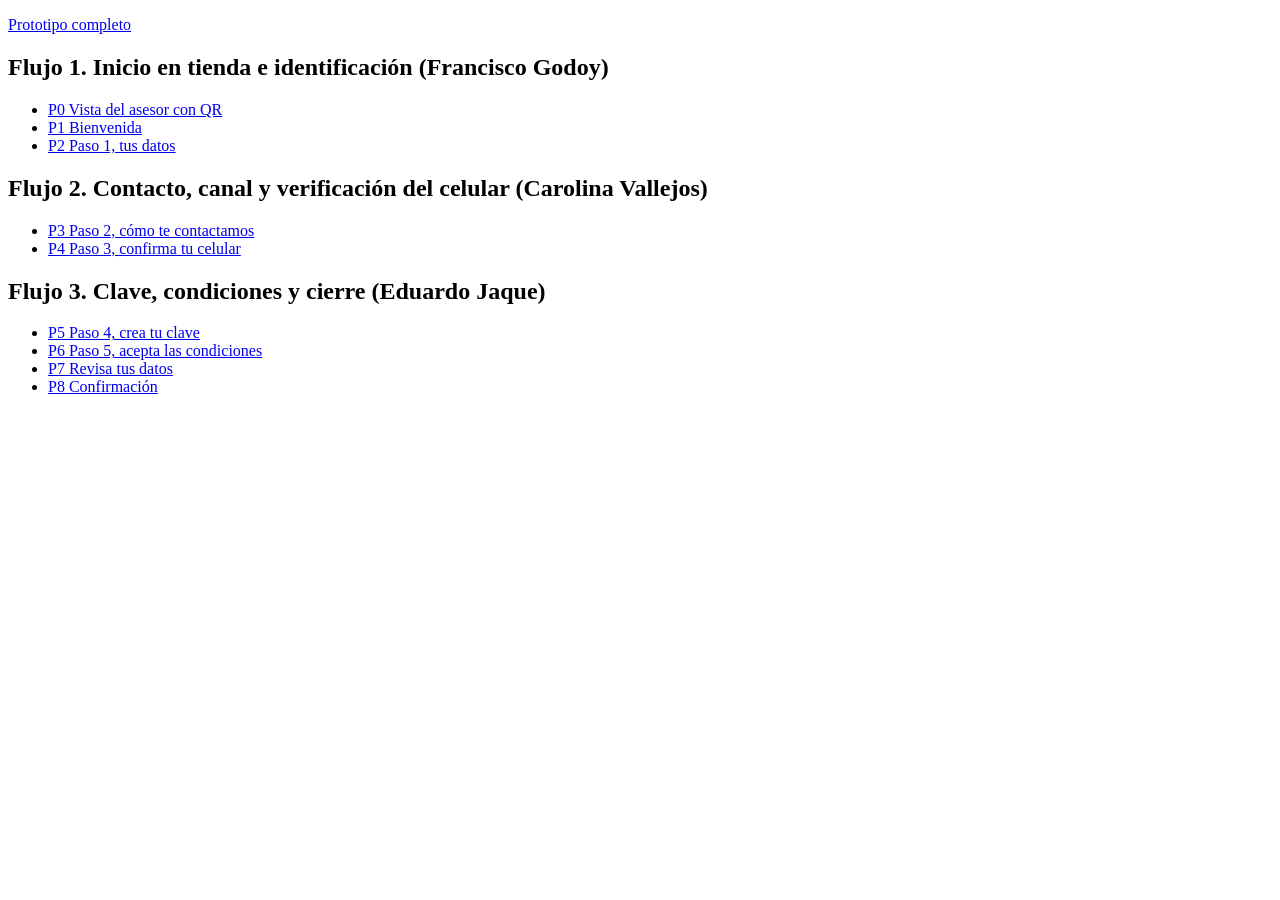
<file: prototipo/index.html>
<!DOCTYPE html>
<html lang="es-CL">
<head>
  <meta charset="utf-8">
  <meta name="viewport" content="width=device-width, initial-scale=1">
  <meta name="robots" content="noindex, nofollow">
  <title>Prototipo IHC Sumativa N2</title>
</head>
<body>
  <p><a href="flujo1-inicio-identificacion/p0-asesor-ipad.html">Prototipo completo</a></p>

  <h2>Flujo 1. Inicio en tienda e identificación (Francisco Godoy)</h2>
  <ul>
    <li><a href="flujo1-inicio-identificacion/p0-asesor-ipad.html">P0 Vista del asesor con QR</a></li>
    <li><a href="flujo1-inicio-identificacion/p1-bienvenida.html">P1 Bienvenida</a></li>
    <li><a href="flujo1-inicio-identificacion/p2-datos-personales.html">P2 Paso 1, tus datos</a></li>
  </ul>

  <h2>Flujo 2. Contacto, canal y verificación del celular (Carolina Vallejos)</h2>
  <ul>
    <li><a href="flujo2-contacto-verificacion/p3-contacto.html">P3 Paso 2, cómo te contactamos</a></li>
    <li><a href="flujo2-contacto-verificacion/p4-verificar-celular.html">P4 Paso 3, confirma tu celular</a></li>
  </ul>

  <h2>Flujo 3. Clave, condiciones y cierre (Eduardo Jaque)</h2>
  <ul>
    <li><a href="flujo3-clave-cierre/p5-clave.html">P5 Paso 4, crea tu clave</a></li>
    <li><a href="flujo3-clave-cierre/p6-condiciones.html">P6 Paso 5, acepta las condiciones</a></li>
    <li><a href="flujo3-clave-cierre/p7-revision.html">P7 Revisa tus datos</a></li>
    <li><a href="flujo3-clave-cierre/p8-confirmacion.html">P8 Confirmación</a></li>
  </ul>
</body>
</html>
</file>
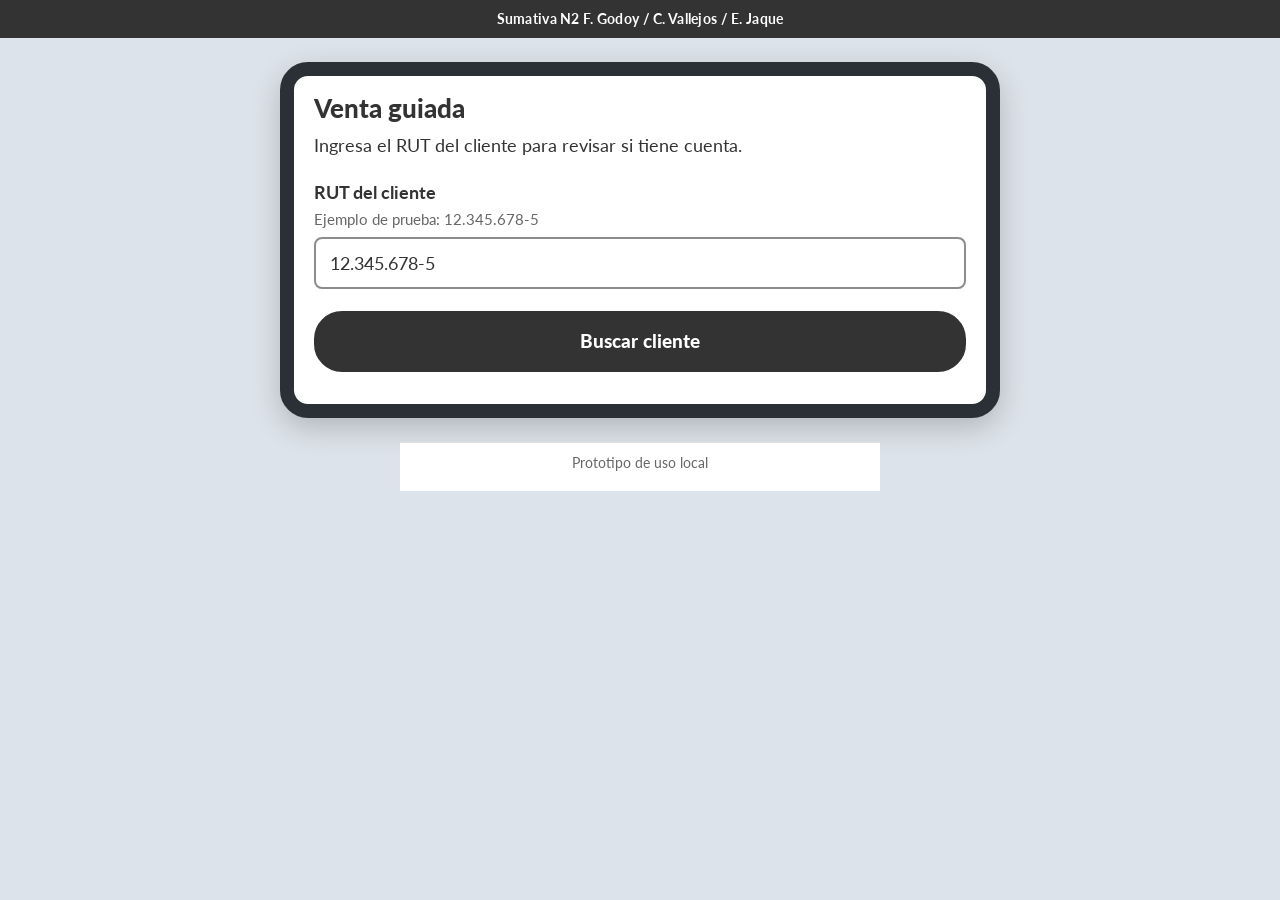
<file: prototipo/flujo1-inicio-identificacion/p0-asesor-ipad.html>
<!DOCTYPE html>
<html lang="es-CL">
<head>
  <meta charset="utf-8">
  <meta name="viewport" content="width=device-width, initial-scale=1">
  <meta name="robots" content="noindex, nofollow">
  <title>P0 Venta guiada (asesor) | Prototipo académico IHC</title>
  <link rel="stylesheet" href="../compartido/css/base.css">
  <link rel="stylesheet" href="css/flujo1.css">
</head>
<body class="vista-ipad">
  <main class="pantalla pantalla-ipad">
    <h1>Venta guiada</h1>
    <p class="instruccion">Ingresa el RUT del cliente para revisar si tiene cuenta.</p>

    <!-- Lo valida el JS del flujo, no envia datos -->
    <form id="form-buscar">
      <div class="campo">
        <label for="rut-cliente">RUT del cliente</label>
        <span class="ejemplo" id="ej-rut">Ejemplo de prueba: 12.345.678-5</span>
        <input id="rut-cliente" name="rut" inputmode="text" autocomplete="off"
               aria-describedby="ej-rut err-rut" value="12.345.678-5">
        <p class="mensaje-error" id="err-rut" role="alert"></p>
      </div>
      <button class="boton boton-principal" type="submit">Buscar cliente</button>
    </form>

    <section id="resultado" class="resultado" hidden aria-live="polite">
      <div class="alerta-sin-cuenta">
        <strong>Este RUT no tiene cuenta en Falabella.com.</strong>
        Pídele al cliente que escanee el código con su celular para crearla.
      </div>
      <div class="qr-caja">
        <svg class="qr-simulado" viewBox="0 0 21 21" role="img" aria-label="Código QR simulado">
          <title>Código QR simulado (no escaneable)</title>
          <g id="qr-modulos"></g>
        </svg>
        <p class="qr-nota">QR simulado para el prototipo</p>
      </div>
      <a class="boton boton-principal" id="simular-escaneo" href="p1-bienvenida.html">Simular escaneo en el celular</a>
      <button class="boton boton-secundario" type="button" id="nueva-busqueda">Buscar otro RUT</button>
    </section>
  </main>

  <script src="../compartido/js/app.js"></script>
  <script src="../compartido/js/validaciones.js"></script>
  <script src="js/flujo1.js"></script>
  <!-- Inicia la logica de esta pantalla -->
  <script>Flujo1.pantallaAsesor();</script>
</body>
</html>
</file>
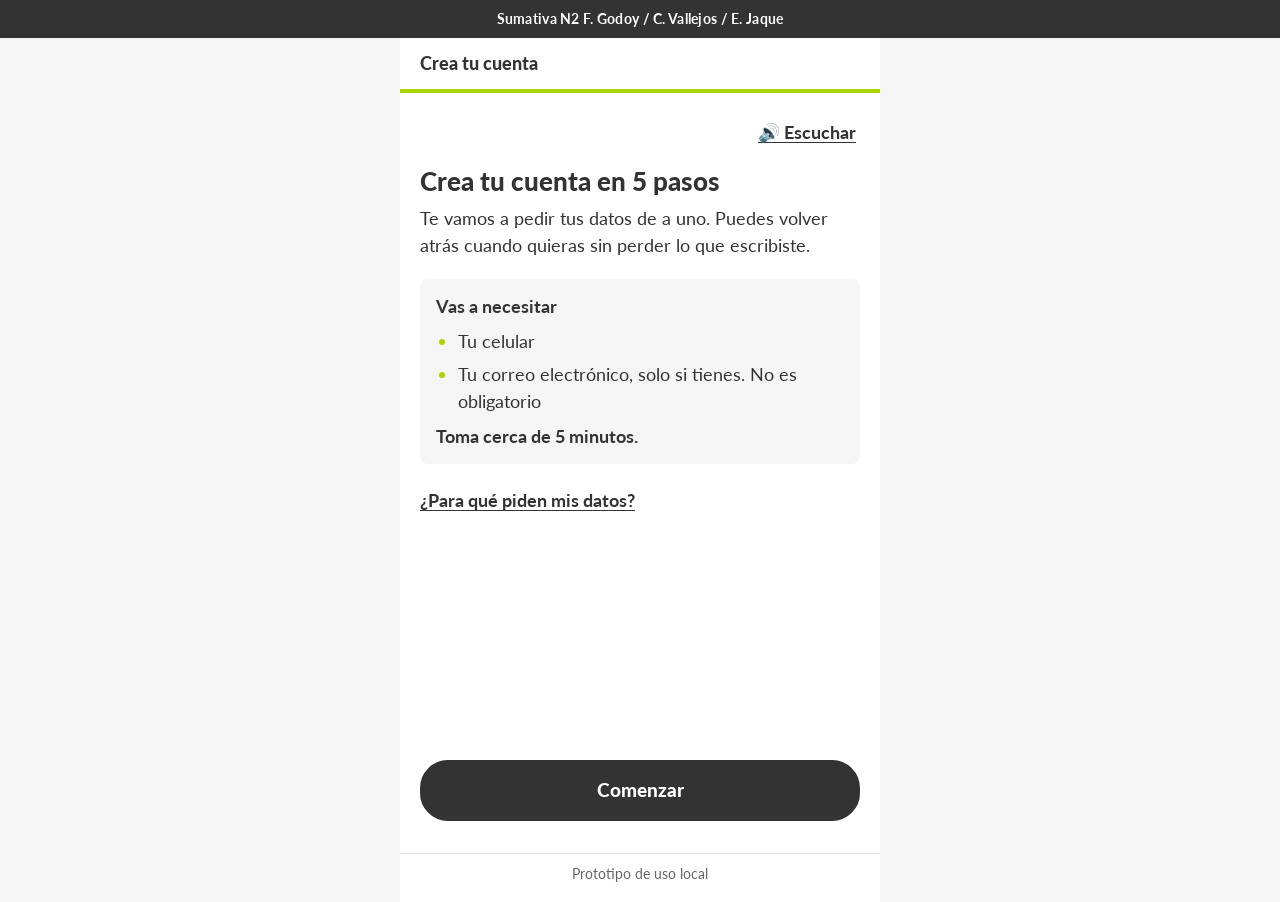
<file: prototipo/flujo1-inicio-identificacion/p1-bienvenida.html>
<!DOCTYPE html>
<html lang="es-CL">
<head>
  <meta charset="utf-8">
  <meta name="viewport" content="width=device-width, initial-scale=1">
  <meta name="robots" content="noindex, nofollow">
  <title>P1 Bienvenida | Prototipo académico IHC</title>
  <link rel="stylesheet" href="../compartido/css/base.css">
  <link rel="stylesheet" href="css/flujo1.css">
</head>
<body>
  <main class="pantalla">
    <!-- Volver y Escuchar los conecta App.iniciar -->
    <div class="barra">
      <span></span>
      <button class="enlace-boton" type="button" data-boton-escuchar aria-label="Escuchar las instrucciones de esta pantalla">🔊 Escuchar</button>
    </div>

    <!-- Texto que lee el boton Escuchar -->
    <div data-escuchar>
      <h1>Crea tu cuenta en 5 pasos</h1>
      <p class="instruccion">Te vamos a pedir tus datos de a uno. Puedes volver atrás cuando quieras sin perder lo que escribiste.</p>

      <div class="tarjeta">
        <strong>Vas a necesitar</strong>
        <ul class="lista-simple">
          <li>Tu celular</li>
          <li>Tu correo electrónico, solo si tienes. No es obligatorio</li>
        </ul>
        <p class="tiempo">Toma cerca de 5 minutos.</p>
      </div>

      <details class="ayuda">
        <summary>¿Para qué piden mis datos?</summary>
        <p>Los usamos para enviarte tus boletas y los avisos de tus compras, por WhatsApp o por correo, como tú prefieras. No los compartimos con otras personas.</p>
      </details>
    </div>

    <div class="acciones">
      <a class="boton boton-principal" href="p2-datos-personales.html">Comenzar</a>
    </div>
  </main>

  <script src="../compartido/js/app.js"></script>
  <!-- Inicia la logica de esta pantalla -->
  <script>App.iniciar();</script>
</body>
</html>
</file>
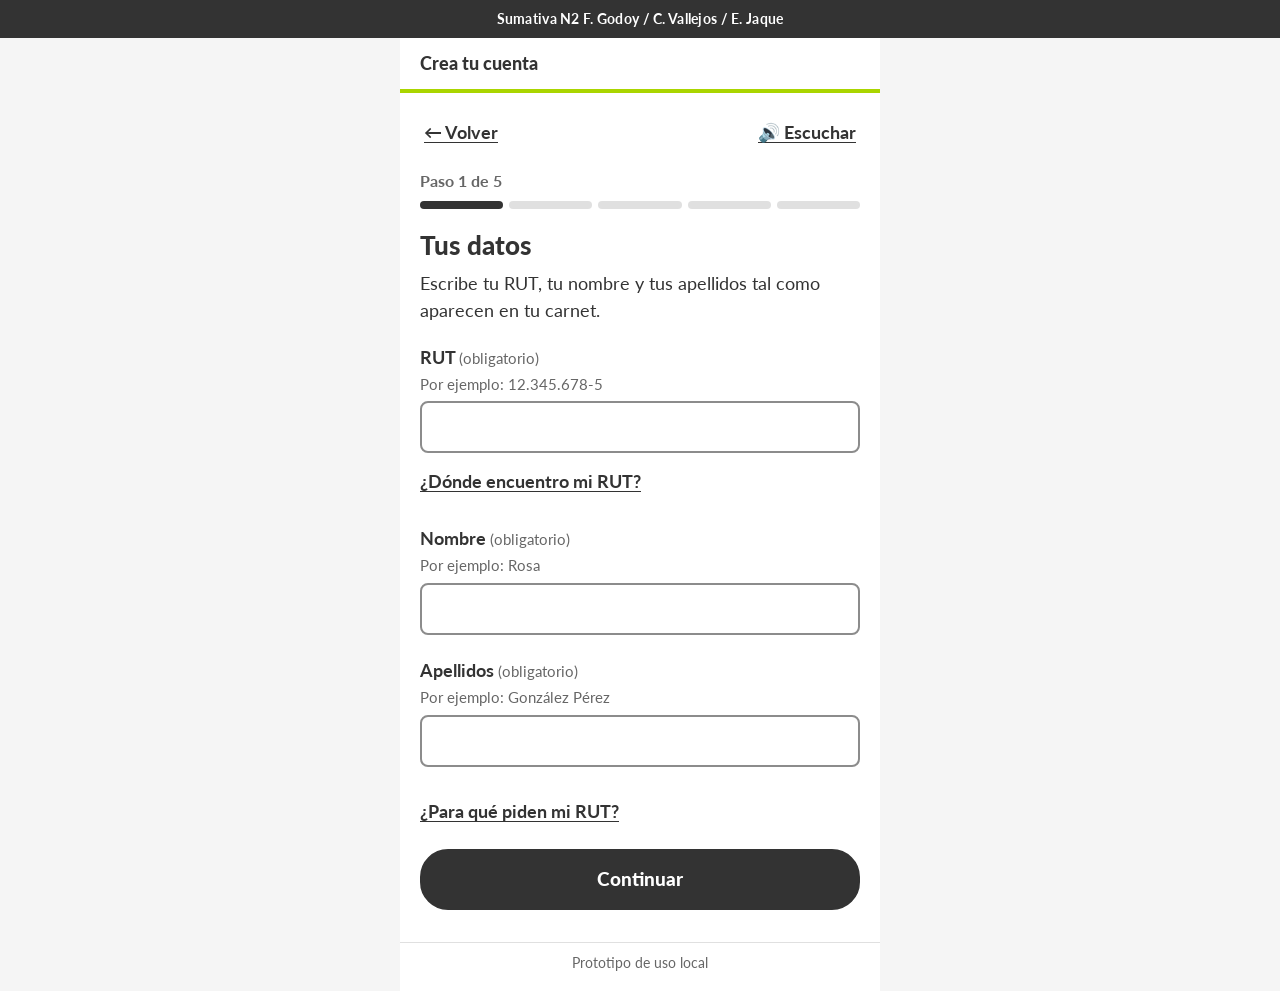
<file: prototipo/flujo1-inicio-identificacion/p2-datos-personales.html>
<!DOCTYPE html>
<html lang="es-CL">
<head>
  <meta charset="utf-8">
  <meta name="viewport" content="width=device-width, initial-scale=1">
  <meta name="robots" content="noindex, nofollow">
  <title>P2 Paso 1, tus datos | Prototipo académico IHC</title>
  <link rel="stylesheet" href="../compartido/css/base.css">
  <link rel="stylesheet" href="css/flujo1.css">
</head>
<body>
  <main class="pantalla">
    <!-- Volver y Escuchar los conecta App.iniciar -->
    <div class="barra">
      <button class="enlace-boton" type="button" data-volver>← Volver</button>
      <button class="enlace-boton" type="button" data-boton-escuchar aria-label="Escuchar las instrucciones de esta pantalla">🔊 Escuchar</button>
    </div>
    <!-- App.iniciar dibuja aqui el indicador de pasos -->
    <div data-progreso></div>

    <!-- Lo valida el JS del flujo, no envia datos -->
    <form id="form-datos">
      <!-- Texto que lee el boton Escuchar -->
      <div data-escuchar>
        <h1>Tus datos</h1>
        <p class="instruccion">Escribe tu RUT, tu nombre y tus apellidos tal como aparecen en tu carnet.</p>
      </div>

      <div class="campo">
        <label for="rut">RUT <span class="etiqueta-tipo">(obligatorio)</span></label>
        <span class="ejemplo" id="ej-rut">Por ejemplo: 12.345.678-5</span>
        <input id="rut" name="rut" autocomplete="off" aria-describedby="ej-rut err-rut">
        <p class="mensaje-error" id="err-rut" role="alert"></p>
        <details class="ayuda">
          <summary>¿Dónde encuentro mi RUT?</summary>
          <p>Está en tu carnet de identidad, arriba a la derecha. El número que va después del guion se llama dígito verificador y puede ser un número o la letra K.</p>
        </details>
      </div>

      <div class="campo">
        <label for="nombre">Nombre <span class="etiqueta-tipo">(obligatorio)</span></label>
        <span class="ejemplo" id="ej-nombre">Por ejemplo: Rosa</span>
        <input id="nombre" name="nombre" autocomplete="off" aria-describedby="ej-nombre err-nombre">
        <p class="mensaje-error" id="err-nombre" role="alert"></p>
      </div>

      <div class="campo">
        <label for="apellidos">Apellidos <span class="etiqueta-tipo">(obligatorio)</span></label>
        <span class="ejemplo" id="ej-apellidos">Por ejemplo: González Pérez</span>
        <input id="apellidos" name="apellidos" autocomplete="off" aria-describedby="ej-apellidos err-apellidos">
        <p class="mensaje-error" id="err-apellidos" role="alert"></p>
      </div>

      <details class="ayuda">
        <summary>¿Para qué piden mi RUT?</summary>
        <p>Lo usamos para emitir tus boletas y para reconocerte cuando compres en la tienda. No lo compartimos con otras personas.</p>
      </details>

      <div class="acciones">
        <button class="boton boton-principal" type="submit">Continuar</button>
      </div>
    </form>
  </main>

  <script src="../compartido/js/app.js"></script>
  <script src="../compartido/js/validaciones.js"></script>
  <script src="js/flujo1.js"></script>
  <!-- Inicia la logica de esta pantalla -->
  <script>Flujo1.pantallaDatosPersonales();</script>
</body>
</html>
</file>
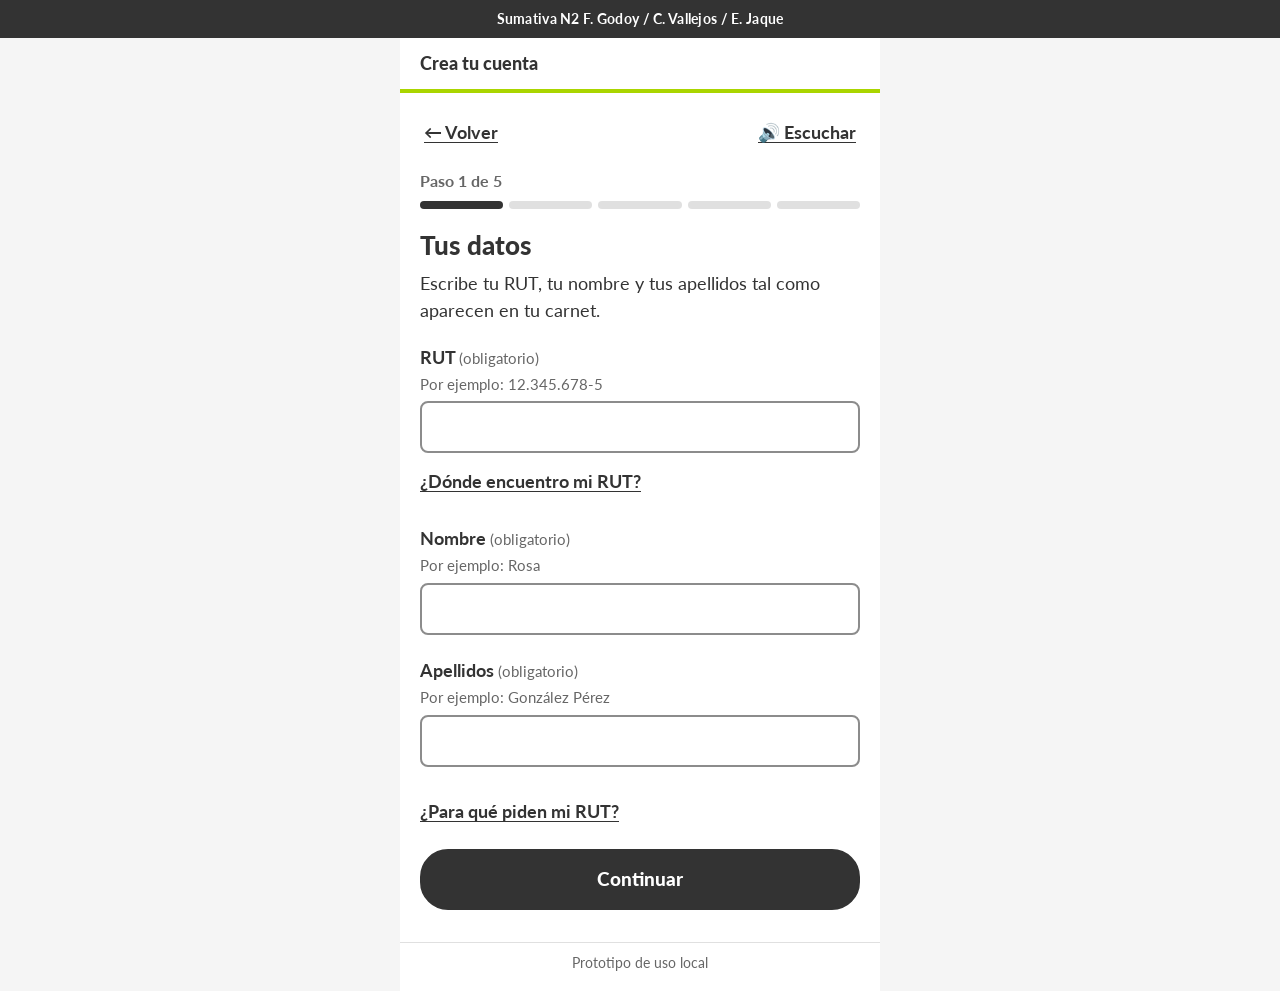
<file: prototipo/flujo2-contacto-verificacion/p3-contacto.html>
<!DOCTYPE html>
<html lang="es-CL">
<head>
  <meta charset="utf-8">
  <meta name="viewport" content="width=device-width, initial-scale=1">
  <meta name="robots" content="noindex, nofollow">
  <title>P3 Paso 2, cómo te contactamos | Prototipo académico IHC</title>
  <link rel="stylesheet" href="../compartido/css/base.css">
  <link rel="stylesheet" href="css/flujo2.css">
</head>
<body>
  <main class="pantalla">
    <!-- Volver y Escuchar los conecta App.iniciar -->
    <div class="barra">
      <button class="enlace-boton" type="button" data-volver>← Volver</button>
      <button class="enlace-boton" type="button" data-boton-escuchar aria-label="Escuchar las instrucciones de esta pantalla">🔊 Escuchar</button>
    </div>
    <!-- App.iniciar dibuja aqui el indicador de pasos -->
    <div data-progreso></div>

    <!-- Lo valida el JS del flujo, no envia datos -->
    <form id="form-contacto">
      <!-- Texto que lee el boton Escuchar -->
      <div data-escuchar>
        <h1>¿Cómo te contactamos?</h1>
        <p class="instruccion">Solo necesitamos tu celular. El correo es opcional.</p>
      </div>

      <div class="campo">
        <label for="celular">Celular <span class="etiqueta-tipo">(obligatorio)</span></label>
        <span class="ejemplo" id="ej-celular">Escribe los 8 números que van después del 9. Por ejemplo: 1234 5678</span>
        <div class="celular-grupo">
          <span class="prefijo" aria-hidden="true">+56 9</span>
          <input id="celular" name="celular" inputmode="numeric" autocomplete="off" maxlength="9"
                 aria-describedby="ej-celular err-celular">
        </div>
        <p class="mensaje-error" id="err-celular" role="alert"></p>
        <details class="ayuda">
          <summary>¿Para qué piden mi celular?</summary>
          <p>Te enviaremos un código por mensaje de texto (SMS) para confirmar que el número es tuyo. También lo usarás para entrar a tu cuenta.</p>
        </details>
      </div>

      <fieldset class="grupo-opciones">
        <legend>¿Tienes correo electrónico?</legend>
        <label class="opcion"><input type="radio" name="tieneCorreo" value="no"> No tengo o no lo uso</label>
        <label class="opcion"><input type="radio" name="tieneCorreo" value="si"> Sí, tengo correo</label>
        <p class="mensaje-error" id="err-tiene-correo" role="alert"></p>
      </fieldset>

      <!-- Visible solo si responde que tiene correo -->
      <div class="campo" id="bloque-correo" hidden>
        <label for="correo">Correo electrónico <span class="etiqueta-tipo">(opcional)</span></label>
        <span class="ejemplo" id="ej-correo">Por ejemplo: nombre@gmail.com</span>
        <input id="correo" name="correo" type="email" inputmode="email" autocomplete="off"
               aria-describedby="ej-correo err-correo nota-correo">
        <p class="mensaje-error" id="err-correo" role="alert"></p>
        <p class="nota" id="nota-correo">Te enviaremos un enlace para confirmarlo cuando puedas. No es necesario para crear tu cuenta.</p>
      </div>

      <fieldset class="grupo-opciones" id="grupo-canal">
        <legend>¿Cómo quieres recibir tus boletas y avisos de compra?</legend>
        <label class="opcion"><input type="radio" name="canal" value="whatsapp"> Por WhatsApp</label>
        <!-- Se oculta si no tiene correo -->
        <label class="opcion" id="opcion-canal-correo"><input type="radio" name="canal" value="correo"> Por correo electrónico</label>
      </fieldset>

      <!-- Visible solo si elige WhatsApp -->
      <div id="bloque-whatsapp" hidden>
        <div class="casilla">
          <input type="checkbox" id="consentimiento-whatsapp" name="consentimientoWhatsapp">
          <label for="consentimiento-whatsapp">Acepto recibir mis boletas y avisos de compra por WhatsApp <span class="etiqueta-tipo">(obligatorio si eliges WhatsApp)</span></label>
        </div>
        <p class="mensaje-error" id="err-consentimiento" role="alert"></p>
        <div class="aviso-seguridad">
          <strong>Para tu seguridad.</strong> Te escribiremos solo desde la cuenta oficial verificada de la tienda. Nunca te pediremos tu clave por WhatsApp.
        </div>
      </div>

      <div class="acciones">
        <button class="boton boton-principal" type="submit">Continuar</button>
      </div>
    </form>
  </main>

  <script src="../compartido/js/app.js"></script>
  <script src="../compartido/js/validaciones.js"></script>
  <script src="js/flujo2.js"></script>
  <!-- Inicia la logica de esta pantalla -->
  <script>Flujo2.pantallaContacto();</script>
</body>
</html>
</file>
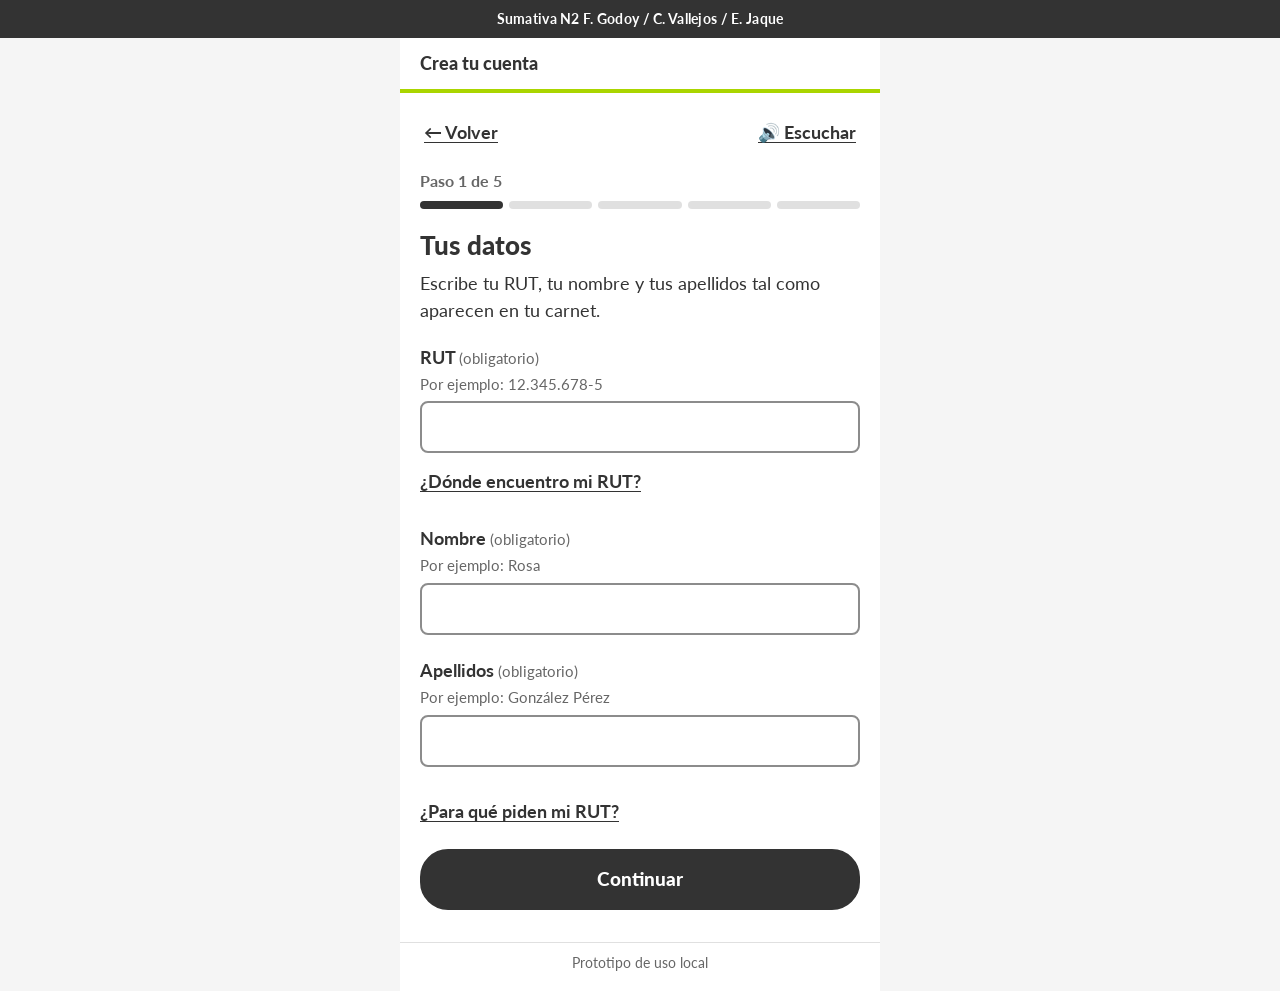
<file: prototipo/flujo2-contacto-verificacion/p4-verificar-celular.html>
<!DOCTYPE html>
<html lang="es-CL">
<head>
  <meta charset="utf-8">
  <meta name="viewport" content="width=device-width, initial-scale=1">
  <meta name="robots" content="noindex, nofollow">
  <title>P4 Paso 3, confirma tu celular | Prototipo académico IHC</title>
  <link rel="stylesheet" href="../compartido/css/base.css">
  <link rel="stylesheet" href="css/flujo2.css">
</head>
<body>
  <main class="pantalla">
    <!-- Volver y Escuchar los conecta App.iniciar -->
    <div class="barra">
      <button class="enlace-boton" type="button" data-volver>← Volver</button>
      <button class="enlace-boton" type="button" data-boton-escuchar aria-label="Escuchar las instrucciones de esta pantalla">🔊 Escuchar</button>
    </div>
    <!-- App.iniciar dibuja aqui el indicador de pasos -->
    <div data-progreso></div>

    <!-- Lo valida el JS del flujo, no envia datos -->
    <form id="form-codigo">
      <!-- Texto que lee el boton Escuchar -->
      <div data-escuchar>
        <h1>Confirma tu celular</h1>
        <!-- El celular se completa desde la sesion -->
        <p class="instruccion">Te enviamos un mensaje de texto con un código de 6 números al <strong id="celular-destino"></strong>. Toca el campo y usa el código que te sugiere el teléfono.</p>
      </div>

      <div class="campo">
        <label for="codigo">Código de 6 números <span class="etiqueta-tipo">(obligatorio)</span></label>
        <span class="ejemplo" id="ej-codigo">Por ejemplo: 482913</span>
        <input id="codigo" name="codigo" inputmode="numeric" autocomplete="one-time-code" maxlength="6"
               class="input-codigo" aria-describedby="ej-codigo err-codigo">
        <p class="mensaje-error" id="err-codigo" role="alert"></p>
      </div>

      <!-- Sugerencia simulada del teclado, aparece al tocar el campo -->
      <div class="sugerencia-teclado" id="sugerencia" hidden aria-live="polite">
        <p class="sugerencia-etiqueta">Simulación del teclado del teléfono</p>
        <button type="button" class="sugerencia-chip" id="usar-codigo">
          <span>Desde Mensajes</span>
          <strong id="codigo-sugerido"></strong>
          <span class="sugerencia-accion">Usar</span>
        </button>
      </div>

      <details class="ayuda">
        <summary>¿No ves el código sobre el teclado?</summary>
        <p>Algunos teléfonos no lo muestran solos. Abre tus mensajes de texto (SMS), busca el último mensaje con 6 números y escríbelos aquí. Si estás en la tienda, también puedes pedirle ayuda al asesor.</p>
      </details>

      <p class="reenviar" id="reenviar-espera">Si no te llega, podrás pedir otro código en <span id="segundos">60</span> segundos.</p>
      <!-- Aparece al terminar la cuenta regresiva -->
      <button class="enlace-boton" type="button" id="reenviar" hidden>¿No te llegó? Reenviar código</button>
      <a class="enlace-boton" href="p3-contacto.html">Cambiar mi celular</a>

      <div class="acciones">
        <button class="boton boton-principal" type="submit">Confirmar celular</button>
      </div>
    </form>
  </main>

  <script src="../compartido/js/app.js"></script>
  <script src="../compartido/js/validaciones.js"></script>
  <script src="js/flujo2.js"></script>
  <!-- Inicia la logica de esta pantalla -->
  <script>Flujo2.pantallaVerificarCelular();</script>
</body>
</html>
</file>
<file: prototipo/compartido/css/base.css>
/* Estilos compartidos, base de 18 px y contraste AA */

@import url("https://fonts.googleapis.com/css2?family=Lato:wght@400;700;900&display=swap");

:root {
  --texto: #333333;          /* 12,6:1 sobre blanco */
  --texto-suave: #666666;    /* 5,7:1 sobre blanco */
  --fondo: #FFFFFF;
  --fondo-suave: #F5F5F5;
  --borde: #8C8C8C;          /* borde de campos, 3:1 o mas */
  --linea: #E0E0E0;
  --accion: #333333;         /* boton principal y enlaces */
  --accion-oscura: #000000;
  --acento: #AAD500;         /* solo decorativo, no usar como texto sobre blanco */
  --accion-fondo: #F4F9E1;   /* fondo de selecciones y ayudas */
  --error: #C8102E;          /* 5,9:1 sobre blanco */
  --error-fondo: #FDECEE;
  --exito: #3D7B00;          /* 5,2:1 sobre blanco */
  --exito-fondo: #EEF6DC;
  --aviso: #8A6500;
  --aviso-fondo: #FFF8E1;
  --radio: 8px;
  --radio-boton: 28px;
  --fuente: "Lato", "Segoe UI", Roboto, Arial, sans-serif;
}

* { box-sizing: border-box; }

/* hidden siempre oculta, aunque la clase defina display */
[hidden] { display: none !important; }

html { font-size: 112.5%; } /* 18 px */

body {
  margin: 0;
  font-family: var(--fuente);
  color: var(--texto);
  background: var(--fondo-suave);
  line-height: 1.5;
}

/* Banner superior */
.aviso-academico {
  background: var(--texto);
  color: #FFFFFF;
  padding: 8px 16px;
  font-size: 0.8rem;
  font-weight: 700;
  text-align: center;
  letter-spacing: 0.02em;
}

/* Encabezado con linea lima */
.encabezado-sitio {
  max-width: 480px;
  margin: 0 auto;
  background: var(--fondo);
  border-bottom: 4px solid var(--acento);
  padding: 12px 20px;
  font-weight: 900;
  font-size: 1rem;
}

/* Nota al pie */
.nota-prototipo {
  max-width: 480px;
  margin: 0 auto;
  padding: 10px 20px 18px;
  background: var(--fondo);
  color: var(--texto-suave);
  font-size: 0.75rem;
  text-align: center;
  border-top: 1px solid var(--linea);
}

.pantalla {
  max-width: 480px;
  min-height: calc(100vh - 140px);
  margin: 0 auto;
  background: var(--fondo);
  padding: 16px 20px 32px;
  display: flex;
  flex-direction: column;
}

/* Volver y Escuchar */
.barra {
  display: flex;
  justify-content: space-between;
  align-items: center;
  min-height: 48px;
  margin-bottom: 8px;
}

.enlace-boton {
  background: none;
  border: none;
  color: var(--accion);
  font: inherit;
  font-weight: 700;
  text-decoration: underline;
  text-underline-offset: 3px;
  min-height: 48px;
  padding: 0 4px;
  cursor: pointer;
  display: inline-flex;
  align-items: center;
  gap: 6px;
}
.enlace-boton:focus-visible,
.boton:focus-visible,
input:focus-visible,
summary:focus-visible { outline: 3px solid var(--texto); outline-offset: 3px; }

/* Indicador de pasos */
.progreso { margin: 4px 0 20px; }
.progreso-texto { font-weight: 700; color: var(--texto-suave); margin: 0 0 8px; font-size: 0.9rem; }
.progreso-barra { display: grid; grid-template-columns: repeat(5, 1fr); gap: 6px; }
.progreso-barra span { height: 8px; border-radius: 4px; background: var(--linea); }
.progreso-barra span.hecho { background: var(--acento); }
.progreso-barra span.actual { background: var(--texto); }

h1 { font-size: 1.45rem; line-height: 1.25; margin: 0 0 8px; font-weight: 900; }
h2 { font-weight: 900; }
.instruccion { margin: 0 0 20px; color: var(--texto); }

/* Campos */
.campo { margin-bottom: 22px; }
.campo label { display: block; font-weight: 700; margin-bottom: 2px; }
.campo .etiqueta-tipo { font-weight: 400; color: var(--texto-suave); font-size: 0.85rem; }
.campo .ejemplo { display: block; color: var(--texto-suave); font-size: 0.85rem; margin-bottom: 6px; }
.campo input {
  width: 100%;
  min-height: 52px;
  font: inherit;
  padding: 10px 14px;
  border: 2px solid var(--borde);
  border-radius: var(--radio);
  background: #fff;
  color: var(--texto);
}
.campo input:focus { border-color: var(--texto); }
.campo input[aria-invalid="true"] { border-color: var(--error); background: var(--error-fondo); }
.campo.ok input { border-color: var(--exito); }

.mensaje-error {
  display: none;
  margin-top: 6px;
  color: var(--error);
  font-weight: 700;
  font-size: 0.9rem;
}
.mensaje-error::before { content: "⚠ "; }
/* Muestra el error aunque el input este dentro de un grupo */
.campo:has(input[aria-invalid="true"]) .mensaje-error { display: block; }

/* Ayuda contextual */
details.ayuda { margin: 6px 0 0; }
details.ayuda summary {
  cursor: pointer;
  color: var(--accion);
  font-weight: 700;
  text-decoration: underline;
  text-underline-offset: 3px;
  min-height: 44px;
  display: flex;
  align-items: center;
}
details.ayuda p {
  background: var(--accion-fondo);
  border-left: 4px solid var(--acento);
  border-radius: 0 var(--radio) var(--radio) 0;
  padding: 10px 14px;
  margin: 4px 0 0;
  font-size: 0.9rem;
}

/* Botones */
.acciones { margin-top: auto; padding-top: 16px; }
.boton {
  display: block;
  width: 100%;
  min-height: 56px;
  border-radius: var(--radio-boton);
  border: 2px solid var(--accion);
  font: inherit;
  font-weight: 900;
  font-size: 1.05rem;
  cursor: pointer;
  text-align: center;
  text-decoration: none;
  padding: 14px;
}
.boton-principal { background: var(--accion); color: #fff; }
.boton-principal:hover { background: var(--accion-oscura); border-color: var(--accion-oscura); }
.boton-secundario { background: #fff; color: var(--accion); margin-top: 10px; }

/* Tarjetas y avisos */
.tarjeta {
  background: var(--fondo-suave);
  border-radius: var(--radio);
  padding: 14px 16px;
  margin-bottom: 14px;
}
.lista-simple { padding-left: 1.2rem; margin: 8px 0; }
.lista-simple li { margin-bottom: 6px; }
.lista-simple li::marker { color: var(--acento); }

.estado-exito {
  background: var(--exito-fondo);
  border: 2px solid var(--exito);
  border-radius: var(--radio);
  padding: 14px 16px;
}
.estado-exito::before { content: "✓ "; font-weight: 900; color: var(--exito); }

.alerta-error {
  background: var(--error-fondo);
  border: 2px solid var(--error);
  border-radius: var(--radio);
  padding: 12px 14px;
  margin-bottom: 16px;
  font-weight: 700;
  color: var(--error);
}

.sr-only {
  position: absolute; width: 1px; height: 1px; padding: 0; margin: -1px;
  overflow: hidden; clip: rect(0, 0, 0, 0); border: 0;
}
</file>
<file: prototipo/flujo1-inicio-identificacion/css/flujo1.css>
/* Flujo 1, vista del asesor y bienvenida */

.vista-ipad { background: #DDE3EA; }

.pantalla-ipad {
  max-width: 720px;
  margin: 24px auto;
  min-height: auto;
  border-radius: 28px;
  border: 14px solid #2B2F36;
  box-shadow: 0 10px 30px rgba(0, 0, 0, 0.2);
}

.resultado { margin-top: 8px; }

.alerta-sin-cuenta {
  background: var(--aviso-fondo);
  border: 2px solid var(--aviso);
  border-radius: var(--radio);
  padding: 14px 16px;
  margin-bottom: 16px;
}
.alerta-sin-cuenta strong { display: block; }

.qr-caja { text-align: center; margin-bottom: 16px; }
.qr-simulado { width: 200px; height: 200px; background: #fff; padding: 10px; border: 1px solid var(--borde); }
.qr-simulado rect { fill: #1A1A1A; }
.qr-nota { color: var(--texto-suave); font-size: 0.8rem; margin: 6px 0 0; }

.tiempo { margin: 8px 0 0; font-weight: 700; }
</file>
<file: prototipo/flujo2-contacto-verificacion/css/flujo2.css>
/* Flujo 2, contacto y verificacion del celular */

.celular-grupo { display: flex; align-items: stretch; gap: 8px; }
.prefijo {
  display: flex;
  align-items: center;
  padding: 0 12px;
  border: 2px solid var(--borde);
  border-radius: var(--radio);
  background: var(--fondo-suave);
  font-weight: 700;
  white-space: nowrap;
}
.celular-grupo input { flex: 1; }

/* Preguntas de opcion unica */
.grupo-opciones { border: none; padding: 0; margin: 0 0 22px; }
.grupo-opciones legend { font-weight: 700; margin-bottom: 8px; padding: 0; }
.opcion {
  display: flex;
  align-items: center;
  gap: 12px;
  min-height: 52px;
  padding: 10px 14px;
  border: 2px solid var(--borde);
  border-radius: var(--radio);
  margin-bottom: 8px;
  cursor: pointer;
}
.opcion input { width: 24px; height: 24px; accent-color: var(--accion); flex: none; }
.opcion:has(input:checked) { border-color: var(--accion); background: var(--accion-fondo); font-weight: 700; }
.grupo-opciones .mensaje-error,
#bloque-whatsapp .mensaje-error { display: none; }

.nota { color: var(--texto-suave); font-size: 0.85rem; margin: 6px 0 0; }

/* Consentimiento y aviso de seguridad de WhatsApp */
.casilla {
  display: flex;
  align-items: flex-start;
  gap: 12px;
  padding: 14px;
  border: 2px solid var(--accion);
  border-radius: var(--radio);
}
.casilla input { width: 28px; height: 28px; flex: none; margin: 2px 0 0; accent-color: var(--accion); }
.casilla label { font-weight: 700; cursor: pointer; }
.aviso-seguridad {
  background: var(--exito-fondo);
  border-left: 4px solid var(--exito);
  border-radius: 0 var(--radio) var(--radio) 0;
  padding: 10px 14px;
  margin: 12px 0 8px;
  font-size: 0.9rem;
}

/* Codigo y sugerencia simulada del teclado */
.input-codigo { letter-spacing: 0.4em; font-size: 1.3rem; text-align: center; }

.sugerencia-teclado {
  background: #D1D5DB;
  border-radius: var(--radio);
  padding: 8px 10px 10px;
  margin: -10px 0 18px;
}
.sugerencia-etiqueta { margin: 0 0 6px; font-size: 0.75rem; color: #374151; text-align: center; }
.sugerencia-chip {
  width: 100%;
  min-height: 52px;
  display: flex;
  align-items: center;
  justify-content: space-between;
  gap: 8px;
  border: none;
  border-radius: 10px;
  background: #fff;
  font: inherit;
  padding: 8px 14px;
  cursor: pointer;
}
.sugerencia-chip strong { letter-spacing: 0.25em; font-size: 1.15rem; }
.sugerencia-accion { color: var(--accion); font-weight: 700; }

.reenviar { color: var(--texto-suave); font-size: 0.9rem; margin: 12px 0 4px; }
</file>
